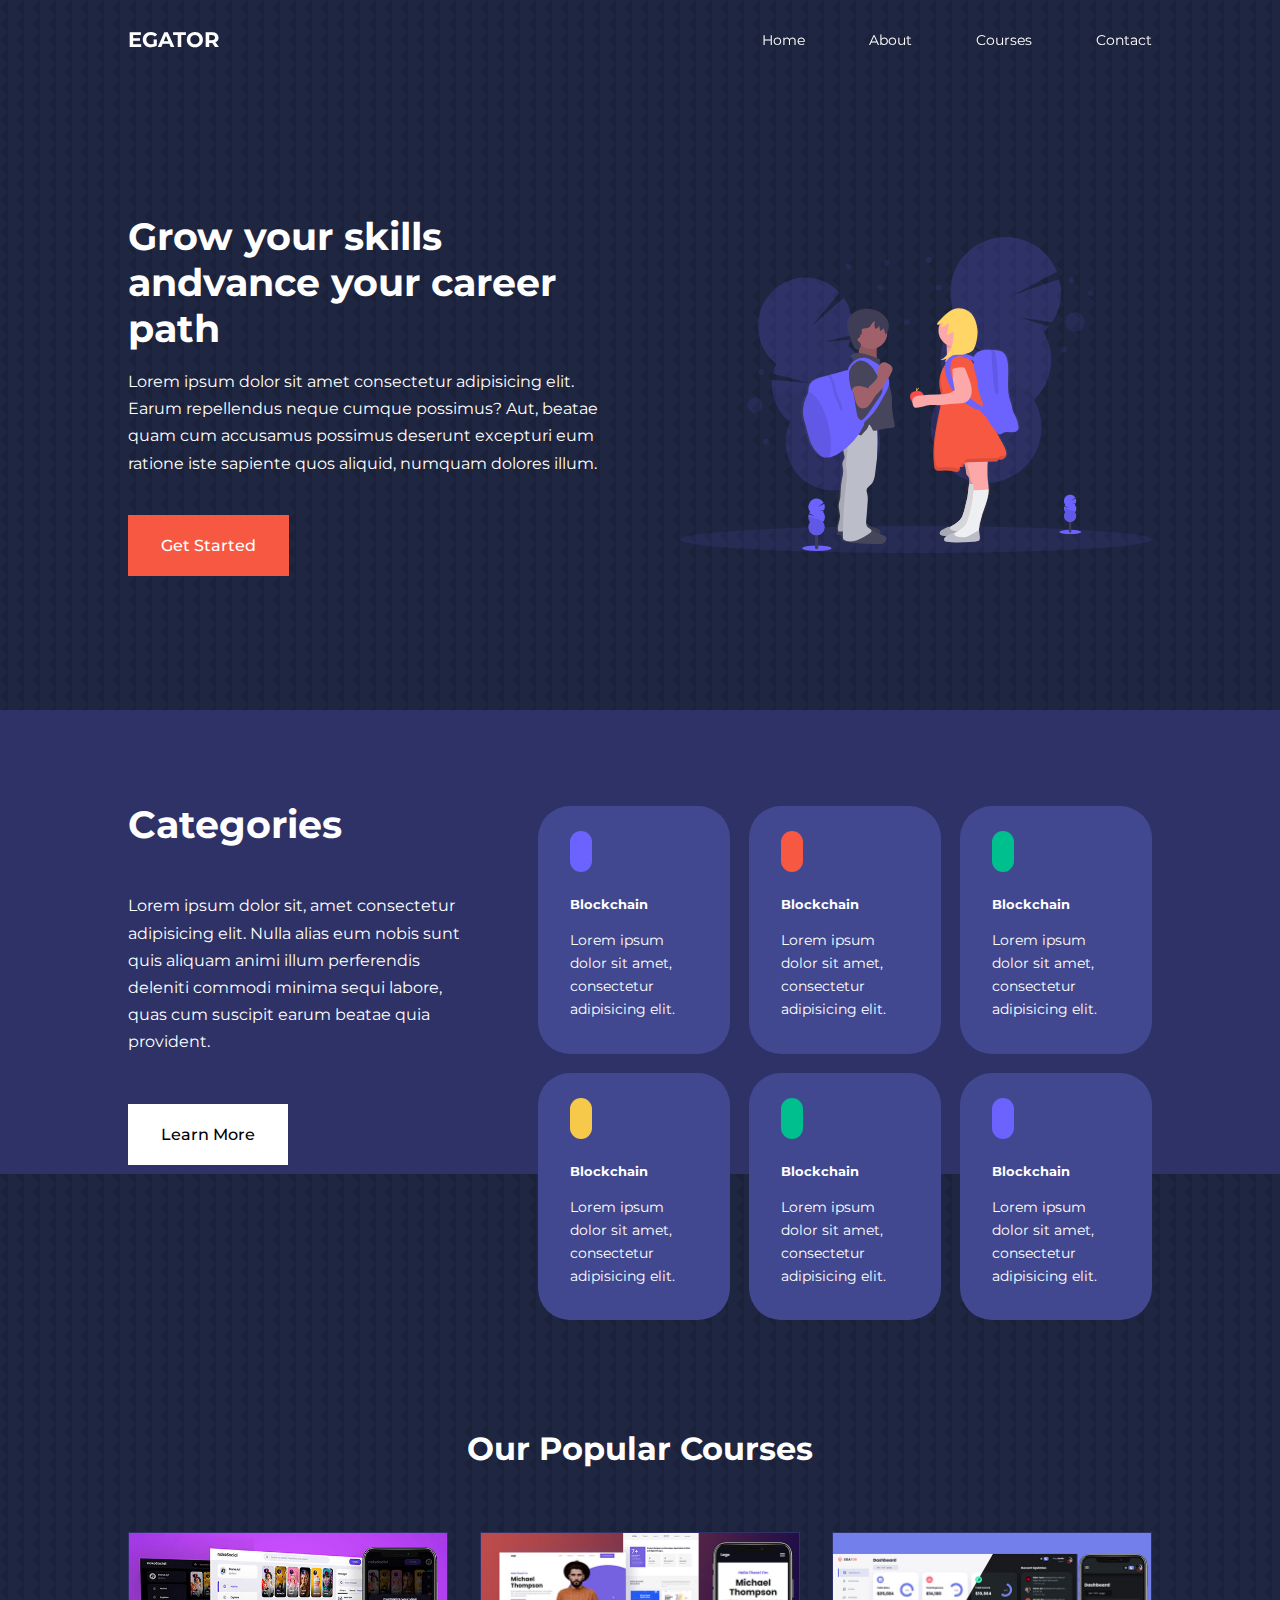
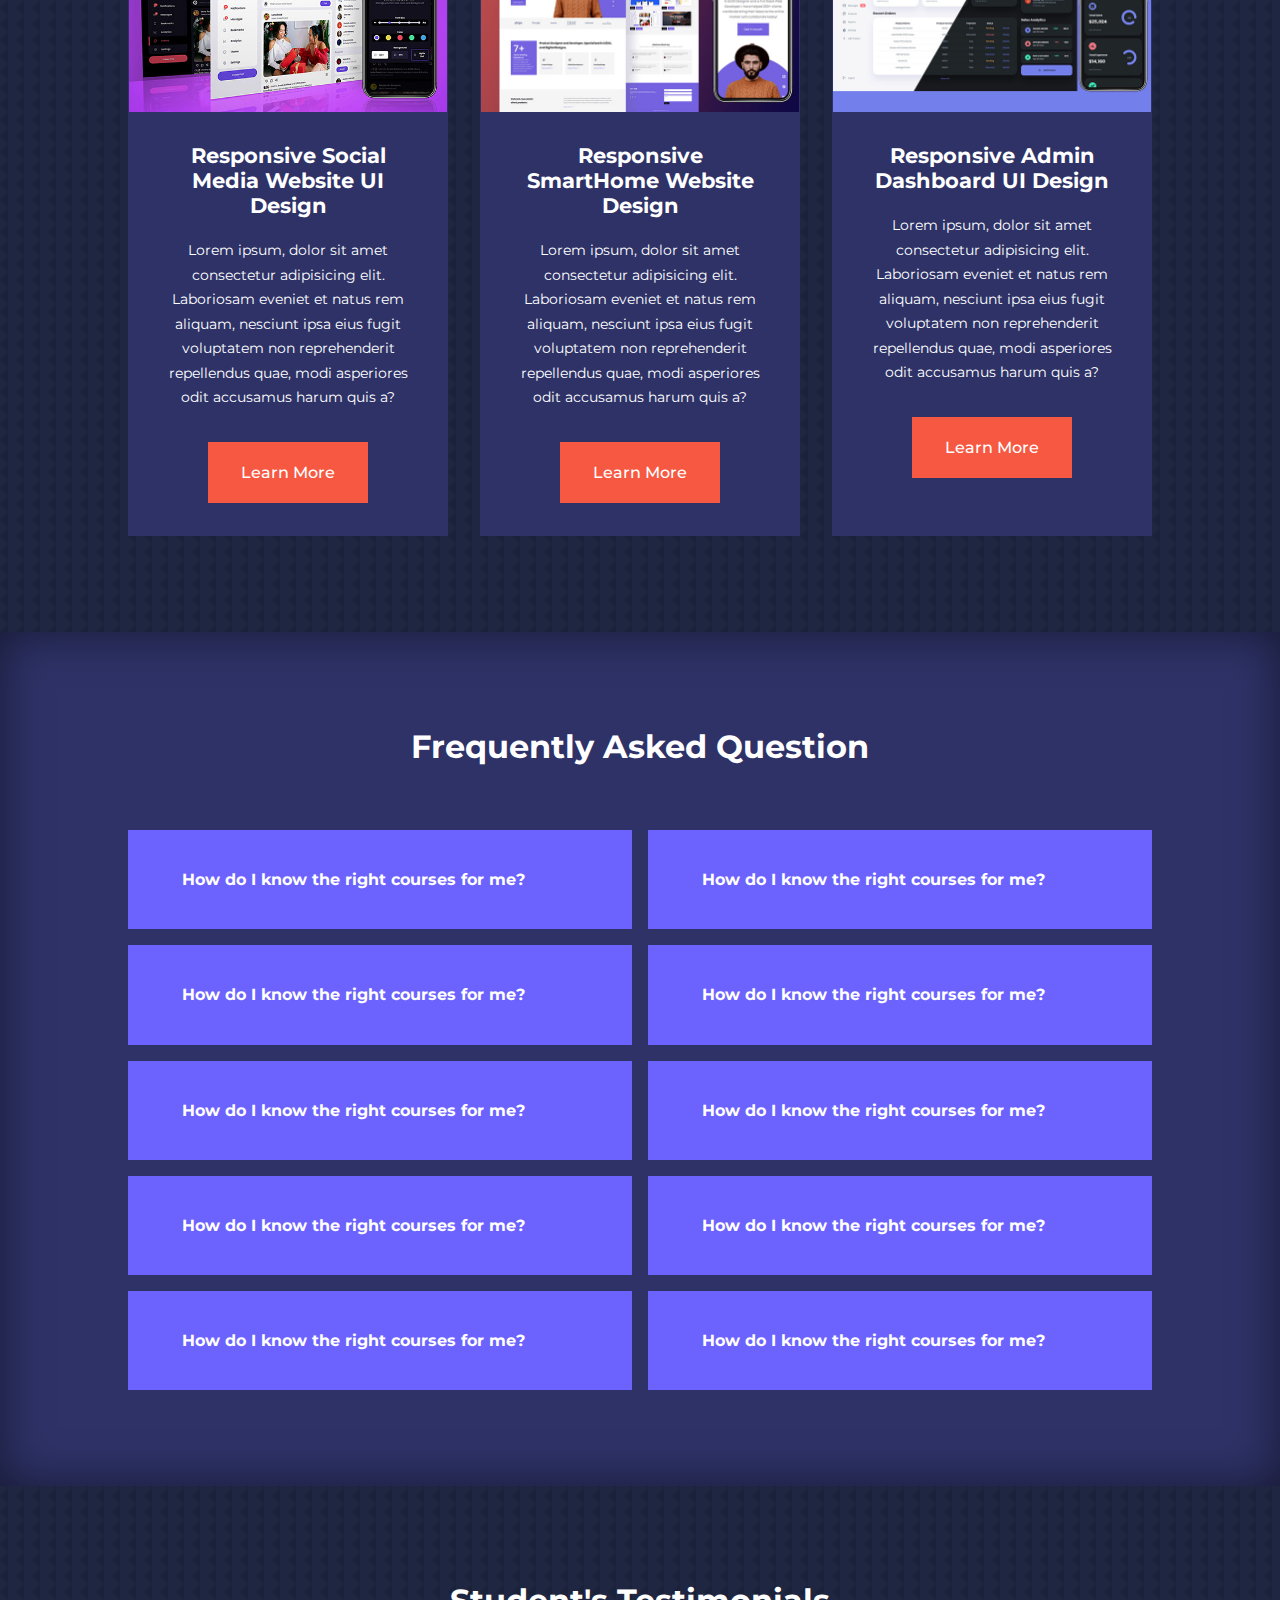
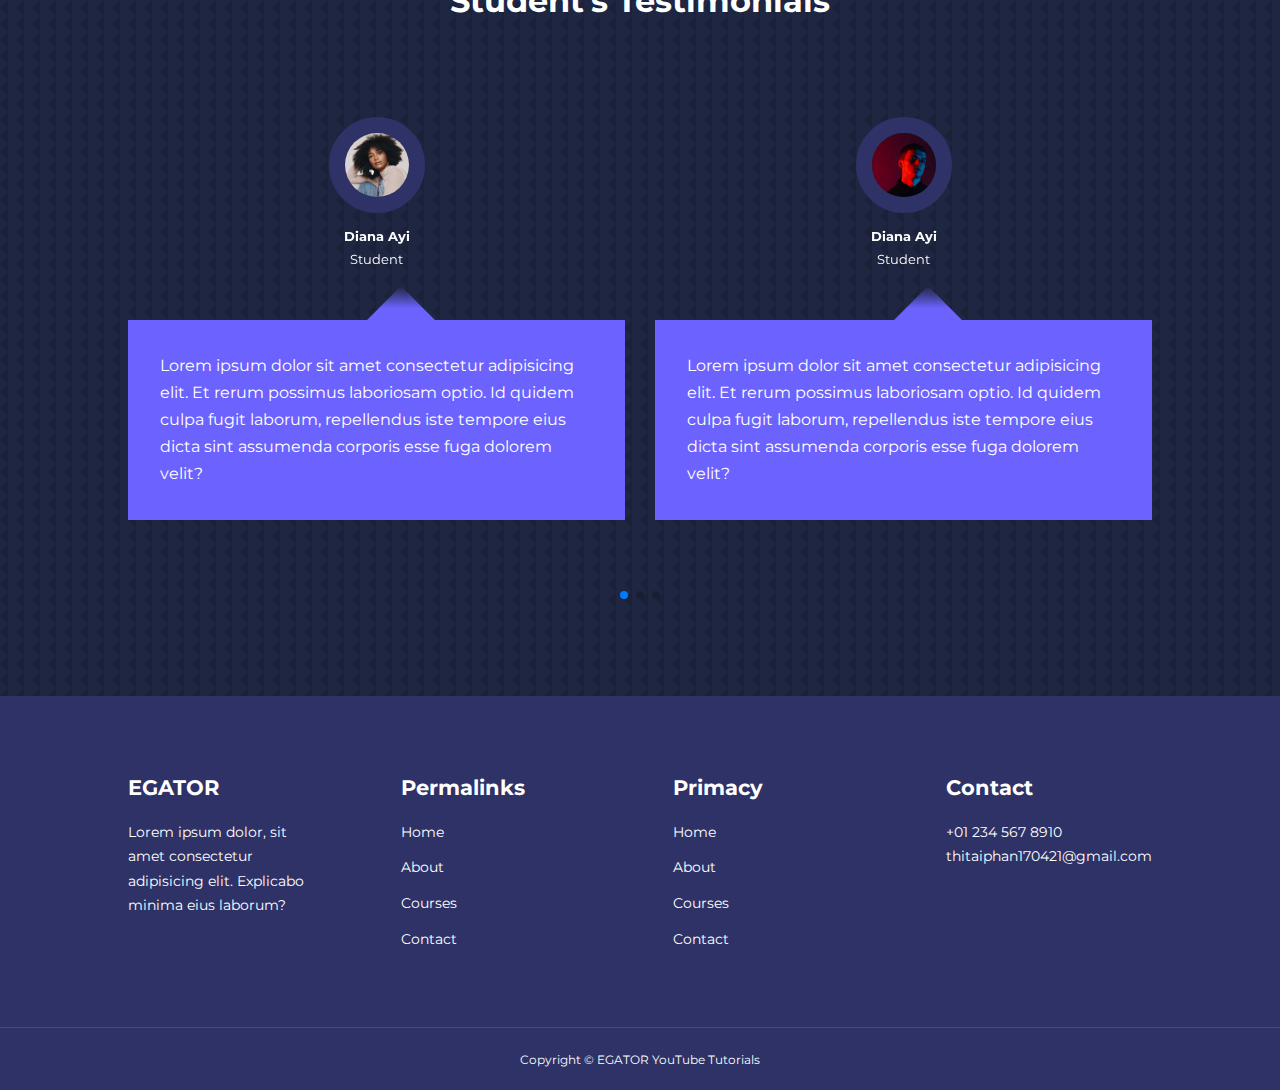
<file: index.html>
<!DOCTYPE html>
<html lang="en">

<head>
  <meta charset="UTF-8" />
  <meta http-equiv="X-UA-Compatible" content="IE=edge" />
  <meta name="viewport" content="width=device-width, initial-scale=1.0" />
  <title>Education Website</title>

  <!--  ICONSCOUT CDN  -->
  <link rel="stylesheet" href="https://unicons.iconscout.com/release/v4.0.8/css/line.css" />

  <!-- Google font -->
  <link rel="preconnect" href="https://fonts.googleapis.com" />
  <link rel="preconnect" href="https://fonts.gstatic.com" crossorigin />
  <link href="https://fonts.googleapis.com/css2?family=Montserrat:wght@300;400;500;600;700;800;900&display=swap"
    rel="stylesheet" />

  <!-- SWIPER JS -->
  <link rel="stylesheet" href="https://cdn.jsdelivr.net/npm/swiper@9/swiper-bundle.min.css" />


  <link rel="stylesheet" href="./css/style.css" />
  <style>
    body {
      background-image: url("./images/bg-texture.png");
    }
  </style>
</head>

<body>
  <!-- START NAV -->
  <nav>
    <div class="container nav__container">
      <a href="index.html">
        <h4>EGATOR</h4>
      </a>
      <ul class="nav__menu">
        <li class=""><a href="index.html">Home</a></li>
        <li class=""><a href="about.html">About</a></li>
        <li class=""><a href="courses.html">Courses</a></li>
        <li class=""><a href="contact.html">Contact</a></li>
      </ul>

      <button id="open-menu-btn">
        <i class="uil uil-bars"></i>
      </button>

      <button id="close-menu-btn">
        <i class="uil uil-multiply"></i>
      </button>
    </div>
  </nav>
  <!-- END NAV -->

  <!-- START HEADER -->
  <header>
    <div class="container header_container">
      <div class="header__left">
        <h1>Grow your skills andvance your career path</h1>
        <p>
          Lorem ipsum dolor sit amet consectetur adipisicing elit. Earum
          repellendus neque cumque possimus? Aut, beatae quam cum accusamus
          possimus deserunt excepturi eum ratione iste sapiente quos aliquid,
          numquam dolores illum.
        </p>
        <a href="courses.html" class="btn btn-primary">Get Started</a>
      </div>

      <div class="header__right">
        <div class="header__right-image">
          <img src="./images/header.svg" alt="" />
        </div>
      </div>
    </div>
  </header>
  <!-- END HEADER -->

  <!-- START SECTION -->
  <section class="categories">
    <div class="container categories__container">
      <div class="categories__left">
        <h1>Categories</h1>
        <p>
          Lorem ipsum dolor sit, amet consectetur adipisicing elit. Nulla
          alias eum nobis sunt quis aliquam animi illum perferendis deleniti
          commodi minima sequi labore, quas cum suscipit earum beatae quia
          provident.
        </p>
        <a href="#" class="btn">Learn More</a>
      </div>
      <div class="categories__right">
        <article class="category">
          <span class="category__icon"><i class="uil uil-bitcoin-circle"></i></span>
          <h5>Blockchain</h5>
          <p>Lorem ipsum dolor sit amet, consectetur adipisicing elit.</p>
        </article>

        <article class="category">
          <span class="category__icon"><i class="uil uil-palette"></i></i></span>
          <h5>Blockchain</h5>
          <p>Lorem ipsum dolor sit amet, consectetur adipisicing elit.</p>
        </article>

        <article class="category">
          <span class="category__icon"><i class="uil uil-usd-circle"></i></span>
          <h5>Blockchain</h5>
          <p>Lorem ipsum dolor sit amet, consectetur adipisicing elit.</p>
        </article>

        <article class="category">
          <span class="category__icon"><i class="uil uil-megaphone"></i></span>
          <h5>Blockchain</h5>
          <p>Lorem ipsum dolor sit amet, consectetur adipisicing elit.</p>
        </article>

        <article class="category">
          <span class="category__icon"><i class="uil uil-music"></i>
          </span>
          <h5>Blockchain</h5>
          <p>Lorem ipsum dolor sit amet, consectetur adipisicing elit.</p>
        </article>

        <article class="category">
          <span class="category__icon"><i class="uil uil-puzzle-piece"></i></span>
          <h5>Blockchain</h5>
          <p>Lorem ipsum dolor sit amet, consectetur adipisicing elit.</p>
        </article>

      </div>
    </div>
  </section>
  <!-- END SECTION -->

  <!-- START COURSES -->
  <section class="courses">
    <h2>Our Popular Courses</h2>
    <div class="container courses__container">

      <article class="course">
        <div class="course__image">
          <img src="./images/course1.jpg" alt="">
          <div class="course__info">
            <h4>Responsive Social Media Website UI Design</h4>
            <p>Lorem ipsum, dolor sit amet consectetur adipisicing elit. Laboriosam eveniet et natus rem aliquam,
              nesciunt
              ipsa eius fugit voluptatem non reprehenderit repellendus quae, modi asperiores odit accusamus harum quis
              a?
            </p>
            <a href="courses.html" class="btn btn-primary">Learn More</a>
          </div>
        </div>
      </article>

      <article class="course">
        <div class="course__image">
          <img src="./images/course2.jpg" alt="">
          <div class="course__info">
            <h4>Responsive SmartHome Website Design</h4>
            <p>Lorem ipsum, dolor sit amet consectetur adipisicing elit. Laboriosam eveniet et natus rem aliquam,
              nesciunt
              ipsa eius fugit voluptatem non reprehenderit repellendus quae, modi asperiores odit accusamus harum quis
              a?
            </p>
            <a href="courses.html" class="btn btn-primary">Learn More</a>
          </div>
        </div>
      </article>


      <article class="course">
        <div class="course__image">
          <img src="./images/course3.jpg" alt="">
          <div class="course__info">
            <h4>Responsive Admin Dashboard UI Design</h4>
            <p>Lorem ipsum, dolor sit amet consectetur adipisicing elit. Laboriosam eveniet et natus rem aliquam,
              nesciunt
              ipsa eius fugit voluptatem non reprehenderit repellendus quae, modi asperiores odit accusamus harum quis
              a?
            </p>
            <a href="courses.html" class="btn btn-primary">Learn More</a>
          </div>
        </div>
      </article>

    </div>
  </section>
  <!-- END COURSES -->

  <!-- START FAQS -->
  <section class="faqs">
    <h2>Frequently Asked Question</h2>
    <div class="container faqs__container">
      <article class="faq">
        <div class="faq__icon">
          <i class="uil uil-plus"></i>
        </div>
        <div class="question">
          <h4>How do I know the right courses for me?</h4>
          <p>Lorem ipsum dolor sit amet consectetur adipisicing elit. Et ullam ex qui molestiae maxime aliquid officia
            voluptate fugit ea dignissimos distinctio placeat, dolor tenetur, molestias quis consequatur neque
            perspiciatis. Fuga?
          </p>
        </div>
      </article>

      <article class="faq">
        <div class="faq__icon">
          <i class="uil uil-plus"></i>
        </div>
        <div class="question">
          <h4>How do I know the right courses for me?</h4>
          <p>Lorem ipsum dolor sit amet consectetur adipisicing elit. Et ullam ex qui molestiae maxime aliquid officia
            voluptate fugit ea dignissimos distinctio placeat, dolor tenetur, molestias quis consequatur neque
            perspiciatis. Fuga?
          </p>
        </div>
      </article>

      <article class="faq">
        <div class="faq__icon">
          <i class="uil uil-plus"></i>
        </div>
        <div class="question">
          <h4>How do I know the right courses for me?</h4>
          <p>Lorem ipsum dolor sit amet consectetur adipisicing elit. Et ullam ex qui molestiae maxime aliquid officia
            voluptate fugit ea dignissimos distinctio placeat, dolor tenetur, molestias quis consequatur neque
            perspiciatis. Fuga?
          </p>
        </div>
      </article>

      <article class="faq">
        <div class="faq__icon">
          <i class="uil uil-plus"></i>
        </div>
        <div class="question">
          <h4>How do I know the right courses for me?</h4>
          <p>Lorem ipsum dolor sit amet consectetur adipisicing elit. Et ullam ex qui molestiae maxime aliquid officia
            voluptate fugit ea dignissimos distinctio placeat, dolor tenetur, molestias quis consequatur neque
            perspiciatis. Fuga?
          </p>
        </div>
      </article>

      <article class="faq">
        <div class="faq__icon">
          <i class="uil uil-plus"></i>
        </div>
        <div class="question">
          <h4>How do I know the right courses for me?</h4>
          <p>Lorem ipsum dolor sit amet consectetur adipisicing elit. Et ullam ex qui molestiae maxime aliquid officia
            voluptate fugit ea dignissimos distinctio placeat, dolor tenetur, molestias quis consequatur neque
            perspiciatis. Fuga?
          </p>
        </div>
      </article>

      <article class="faq">
        <div class="faq__icon">
          <i class="uil uil-plus"></i>
        </div>
        <div class="question">
          <h4>How do I know the right courses for me?</h4>
          <p>Lorem ipsum dolor sit amet consectetur adipisicing elit. Et ullam ex qui molestiae maxime aliquid officia
            voluptate fugit ea dignissimos distinctio placeat, dolor tenetur, molestias quis consequatur neque
            perspiciatis. Fuga?
          </p>
        </div>
      </article>

      <article class="faq">
        <div class="faq__icon">
          <i class="uil uil-plus"></i>
        </div>
        <div class="question">
          <h4>How do I know the right courses for me?</h4>
          <p>Lorem ipsum dolor sit amet consectetur adipisicing elit. Et ullam ex qui molestiae maxime aliquid officia
            voluptate fugit ea dignissimos distinctio placeat, dolor tenetur, molestias quis consequatur neque
            perspiciatis. Fuga?
          </p>
        </div>
      </article>

      <article class="faq">
        <div class="faq__icon">
          <i class="uil uil-plus"></i>
        </div>
        <div class="question">
          <h4>How do I know the right courses for me?</h4>
          <p>Lorem ipsum dolor sit amet consectetur adipisicing elit. Et ullam ex qui molestiae maxime aliquid officia
            voluptate fugit ea dignissimos distinctio placeat, dolor tenetur, molestias quis consequatur neque
            perspiciatis. Fuga?
          </p>
        </div>
      </article>

      <article class="faq">
        <div class="faq__icon">
          <i class="uil uil-plus"></i>
        </div>
        <div class="question">
          <h4>How do I know the right courses for me?</h4>
          <p>Lorem ipsum dolor sit amet consectetur adipisicing elit. Et ullam ex qui molestiae maxime aliquid officia
            voluptate fugit ea dignissimos distinctio placeat, dolor tenetur, molestias quis consequatur neque
            perspiciatis. Fuga?
          </p>
        </div>
      </article>

      <article class="faq">
        <div class="faq__icon">
          <i class="uil uil-plus"></i>
        </div>
        <div class="question">
          <h4>How do I know the right courses for me?</h4>
          <p>Lorem ipsum dolor sit amet consectetur adipisicing elit. Et ullam ex qui molestiae maxime aliquid officia
            voluptate fugit ea dignissimos distinctio placeat, dolor tenetur, molestias quis consequatur neque
            perspiciatis. Fuga?
          </p>
        </div>
      </article>

    </div>
  </section>
  <!-- END FAQS -->

  <!-- START TESTIMONIAL -->
  <section class="container testimonials__container mySwiper">
    <h2>Student's Testimonials</h2>
    <div class="swiper-wrapper">
      <article class="testimonial swiper-slide">
        <div class="avatar">
          <img src="./images/avatar1.jpg" alt="">
        </div>
        <div class="testimonial__info">
          <h5>Diana Ayi</h5>
          <small>Student</small>
        </div>
        <div class="testimonial__body">
          <p>Lorem ipsum dolor sit amet consectetur adipisicing elit. Et rerum possimus laboriosam optio. Id quidem
            culpa fugit laborum, repellendus iste tempore eius dicta sint assumenda corporis esse fuga dolorem velit?
          </p>
        </div>
      </article>

      <article class="testimonial swiper-slide">
        <div class="avatar">
          <img src="./images/avatar2.jpg" alt="">
        </div>
        <div class="testimonial__info">
          <h5>Diana Ayi</h5>
          <small>Student</small>
        </div>
        <div class="testimonial__body">
          <p>Lorem ipsum dolor sit amet consectetur adipisicing elit. Et rerum possimus laboriosam optio. Id quidem
            culpa fugit laborum, repellendus iste tempore eius dicta sint assumenda corporis esse fuga dolorem velit?
          </p>
        </div>
      </article>

      <article class="testimonial swiper-slide">
        <div class="avatar">
          <img src="./images/avatar3.jpg" alt="">
        </div>
        <div class="testimonial__info">
          <h5>Diana Ayi</h5>
          <small>Student</small>
        </div>
        <div class="testimonial__body">
          <p>Lorem ipsum dolor sit amet consectetur adipisicing elit. Et rerum possimus laboriosam optio. Id quidem
            culpa fugit laborum, repellendus iste tempore eius dicta sint assumenda corporis esse fuga dolorem velit?
          </p>
        </div>
      </article>

      <article class="testimonial swiper-slide">
        <div class="avatar">
          <img src="./images/avatar4.jpg" alt="">
        </div>
        <div class="testimonial__info">
          <h5>Diana Ayi</h5>
          <small>Student</small>
        </div>
        <div class="testimonial__body">
          <p>Lorem ipsum dolor sit amet consectetur adipisicing elit. Et rerum possimus laboriosam optio. Id quidem
            culpa fugit laborum, repellendus iste tempore eius dicta sint assumenda corporis esse fuga dolorem velit?
          </p>
        </div>
      </article>
    </div>
    <div class="swiper-pagination"></div>
  </section>
  <!-- END TESTIMONIAL -->

  <!-- START FOOTER -->
  <footer>
    <div class="container footer__container">
      <div class="footer__1">
        <a href="index.html" class="footer__logo">
          <h4>EGATOR</h4>
        </a>
        <p>Lorem ipsum dolor, sit amet consectetur adipisicing elit. Explicabo minima eius laborum?</p>
      </div>

      <div class="footer__2">
        <h4>Permalinks</h4>
        <ul class="permalinks">
          <li class=""><a href="index.html">Home</a></li>
          <li class=""><a href="about.html">About</a></li>
          <li class=""><a href="courses.html">Courses</a></li>
          <li class=""><a href="contact.html">Contact</a></li>
        </ul>
      </div>

      <div class="footer__3">
        <h4>Primacy</h4>
        <ul class="primacy">
          <li class=""><a href="index.html">Home</a></li>
          <li class=""><a href="about.html">About</a></li>
          <li class=""><a href="courses.html">Courses</a></li>
          <li class=""><a href="contact.html">Contact</a></li>
        </ul>
      </div>

      <div class="footer__4">
        <h4>Contact</h4>
        <div>
          <p>+01 234 567 8910</p>
          <p>thitaiphan170421@gmail.com</p>
        </div>
        <ul class="footer__socials">
          <li><a href="#"><i class="uil uil-facebook-f"></i></a></li>
          <li><a href="#"><i class="uil uil-instagram"></i></a></li>
          <li><a href="#"><i class="uil uil-twitter"></i></a></li>
          <li><a href="#"><i class="uil uil-linkedin-alt"></i></a></li>
        </ul>
      </div>

    </div>

    <div class="footer__copyright">
      <small>Copyright &copy; EGATOR YouTube Tutorials</small>
    </div>
  </footer>
  <!-- END FOOTER -->

  <script src="https://cdn.jsdelivr.net/npm/swiper@9/swiper-bundle.min.js"></script>
  <script src="main.js"></script>

  <!-- Initialize Swiper -->
  <script>
    var swiper = new Swiper(".mySwiper", {
      slidesPerView: 3,
      spaceBetween: 30,
      pagination: {
        el: ".swiper-pagination",
        clickable: true,
      },
      //when window width is >= 600px
      breakpoints: {
        600: {
          slidesPerView: 2
        },
        0: {
          slidesPerView: 1
        }
      }
    });
  </script>
</body>

</html>
</file>
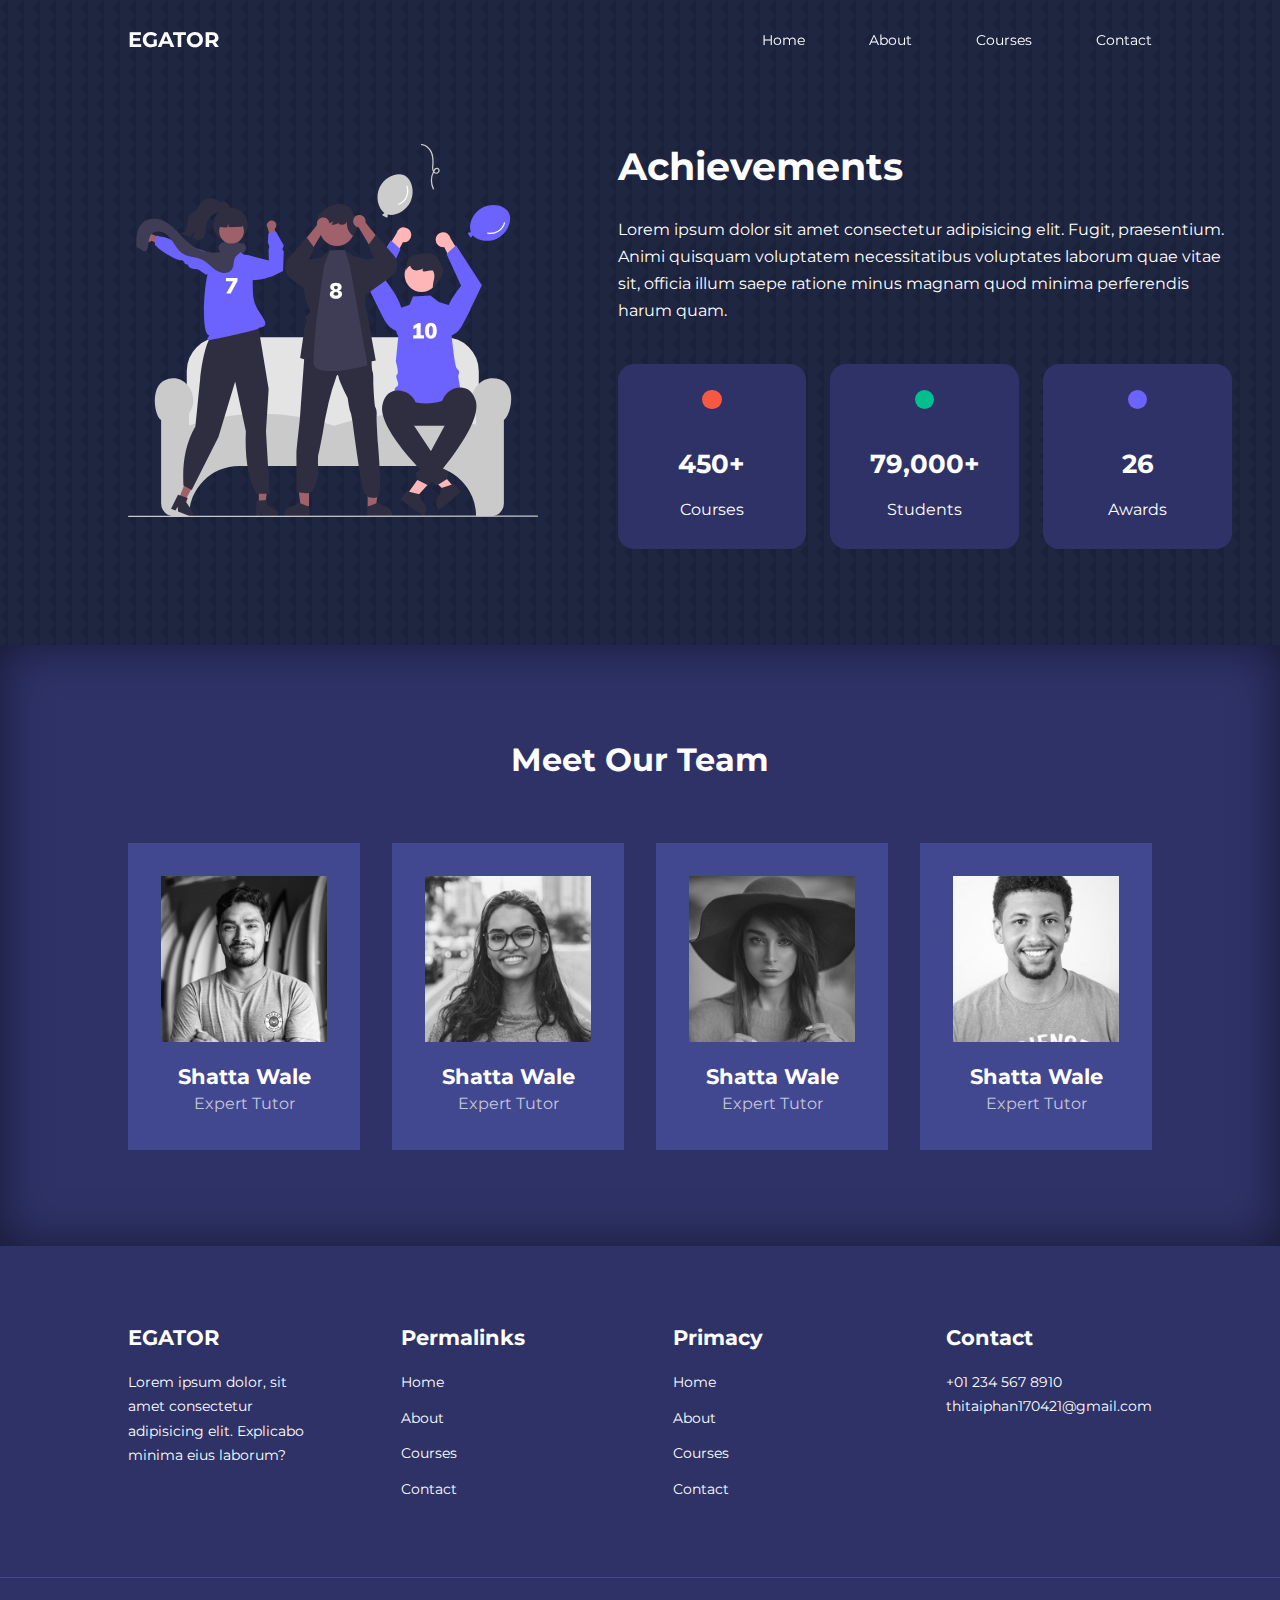
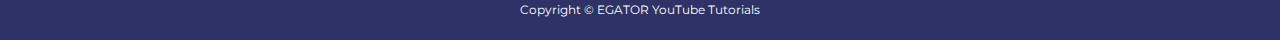
<file: about.html>
<!DOCTYPE html>
<html lang="en">

<head>
    <meta charset="UTF-8" />
    <meta http-equiv="X-UA-Compatible" content="IE=edge" />
    <meta name="viewport" content="width=device-width, initial-scale=1.0" />
    <title>Education Website</title>

    <!--  ICONSCOUT CDN  -->
    <link rel="stylesheet" href="https://unicons.iconscout.com/release/v4.0.8/css/line.css" />

    <!-- Google font -->
    <link rel="preconnect" href="https://fonts.googleapis.com" />
    <link rel="preconnect" href="https://fonts.gstatic.com" crossorigin />
    <link href="https://fonts.googleapis.com/css2?family=Montserrat:wght@300;400;500;600;700;800;900&display=swap"
        rel="stylesheet" />

    <link rel="stylesheet" href="./css/style.css" />
    <link rel="stylesheet" href="./css/about.css" />
    <style>
        body {
          background-image: url("./images/bg-texture.png");
        }
      </style>
</head>

<body>
    <!-- START NAV -->
    <nav>
        <div class="container nav__container">
            <a href="index.html">
                <h4>EGATOR</h4>
            </a>
            <ul class="nav__menu">
                <li class=""><a href="index.html">Home</a></li>
                <li class=""><a href="about.html">About</a></li>
                <li class=""><a href="courses.html">Courses</a></li>
                <li class=""><a href="contact.html">Contact</a></li>
            </ul>

            <button id="open-menu-btn">
                <i class="uil uil-bars"></i>
            </button>

            <button id="close-menu-btn">
                <i class="uil uil-multiply"></i>
            </button>
        </div>
    </nav>
    <!-- END NAV -->

    <!-- START Achievements -->
    <section class="about__achivements">
        <div class="container about__achivements-container">
            <div class="about__achivements-left">
                <img src="./images/about achievements.svg" alt="">
            </div>
            <div class="about__achivements-right">
                <h1>Achievements</h1>
                <p>Lorem ipsum dolor sit amet consectetur adipisicing elit. Fugit, praesentium. Animi quisquam
                    voluptatem necessitatibus voluptates laborum quae vitae sit, officia illum saepe ratione minus
                    magnam quod minima perferendis harum quam.</p>

                <div class="achievements__cards">
                    <article class="achievement__card">
                        <span class="achievement__icon">
                            <i class="uil uil-video"></i>
                        </span>
                        <h3>450+</h3>
                        <p>Courses</p>
                    </article>

                    <article class="achievement__card">
                        <span class="achievement__icon">
                            <i class="uil uil-users-alt"></i>
                        </span>
                        <h3>79,000+</h3>
                        <p>Students</p>
                    </article>

                    <article class="achievement__card">
                        <span class="achievement__icon">
                            <i class="uil uil-award"></i>
                        </span>
                        <h3>26</h3>
                        <p>Awards</p>
                    </article>
                </div>
            </div>
        </div>
    </section>
    <!-- END Achievements -->

    <!-- START TEAM -->
    <section class="team">
        <h2>Meet Our Team</h2>
        <div class="container team__container">

            <article class="team__number">
                <div class="team__number-image">
                    <img src="./images/tm1.jpg" alt="">
                </div>
                <div class="team__number-info">
                    <h4>Shatta Wale</h4>
                    <p>Expert Tutor</p>
                </div>
                <div class="team__number-socials">
                    <a href="" target="_blank"><i class="uil uil-instagram"></i></a>
                    <a href="" target="_blank"><i class="uil uil-twitter-alt"></i></a>
                    <a href="" target="_blank"><i class="uil uil-facebook-f"></i></a>
                </div>
            </article>

            <article class="team__number">
                <div class="team__number-image">
                    <img src="./images/tm2.jpg" alt="">
                </div>
                <div class="team__number-info">
                    <h4>Shatta Wale</h4>
                    <p>Expert Tutor</p>
                </div>
                <div class="team__number-socials">
                    <a href="" target="_blank"><i class="uil uil-instagram"></i></a>
                    <a href="" target="_blank"><i class="uil uil-twitter-alt"></i></a>
                    <a href="" target="_blank"><i class="uil uil-facebook-f"></i></a>
                </div>
            </article>

            <article class="team__number">
                <div class="team__number-image">
                    <img src="./images/tm3.jpg" alt="">
                </div>
                <div class="team__number-info">
                    <h4>Shatta Wale</h4>
                    <p>Expert Tutor</p>
                </div>
                <div class="team__number-socials">
                    <a href="" target="_blank"><i class="uil uil-instagram"></i></a>
                    <a href="" target="_blank"><i class="uil uil-twitter-alt"></i></a>
                    <a href="" target="_blank"><i class="uil uil-facebook-f"></i></a>
                </div>
            </article>

            <article class="team__number">
                <div class="team__number-image">
                    <img src="./images/tm4.jpg" alt="">
                </div>
                <div class="team__number-info">
                    <h4>Shatta Wale</h4>
                    <p>Expert Tutor</p>
                </div>
                <div class="team__number-socials">
                    <a href="" target="_blank"><i class="uil uil-instagram"></i></a>
                    <a href="" target="_blank"><i class="uil uil-twitter-alt"></i></a>
                    <a href="" target="_blank"><i class="uil uil-facebook-f"></i></a>
                </div>
            </article>
        </div>
    </section>

    <!-- END TEAM -->

    <!-- START FOOTER -->
    <footer>
        <div class="container footer__container">
            <div class="footer__1">
                <a href="index.html" class="footer__logo">
                    <h4>EGATOR</h4>
                </a>
                <p>Lorem ipsum dolor, sit amet consectetur adipisicing elit. Explicabo minima eius laborum?</p>
            </div>

            <div class="footer__2">
                <h4>Permalinks</h4>
                <ul class="permalinks">
                    <li class=""><a href="index.html">Home</a></li>
                    <li class=""><a href="about.html">About</a></li>
                    <li class=""><a href="courses.html">Courses</a></li>
                    <li class=""><a href="contact.html">Contact</a></li>
                </ul>
            </div>

            <div class="footer__3">
                <h4>Primacy</h4>
                <ul class="primacy">
                    <li class=""><a href="index.html">Home</a></li>
                    <li class=""><a href="about.html">About</a></li>
                    <li class=""><a href="courses.html">Courses</a></li>
                    <li class=""><a href="contact.html">Contact</a></li>
                </ul>
            </div>

            <div class="footer__4">
                <h4>Contact</h4>
                <div>
                    <p>+01 234 567 8910</p>
                    <p>thitaiphan170421@gmail.com</p>
                </div>
                <ul class="footer__socials">
                    <li><a href="#"><i class="uil uil-facebook-f"></i></a></li>
                    <li><a href="#"><i class="uil uil-instagram"></i></a></li>
                    <li><a href="#"><i class="uil uil-twitter"></i></a></li>
                    <li><a href="#"><i class="uil uil-linkedin-alt"></i></a></li>
                </ul>
            </div>

        </div>

        <div class="footer__copyright">
            <small>Copyright &copy; EGATOR YouTube Tutorials</small>
        </div>
    </footer>
    <!-- END FOOTER -->

    <script src="main.js"></script>

</body>

</html>
</file>
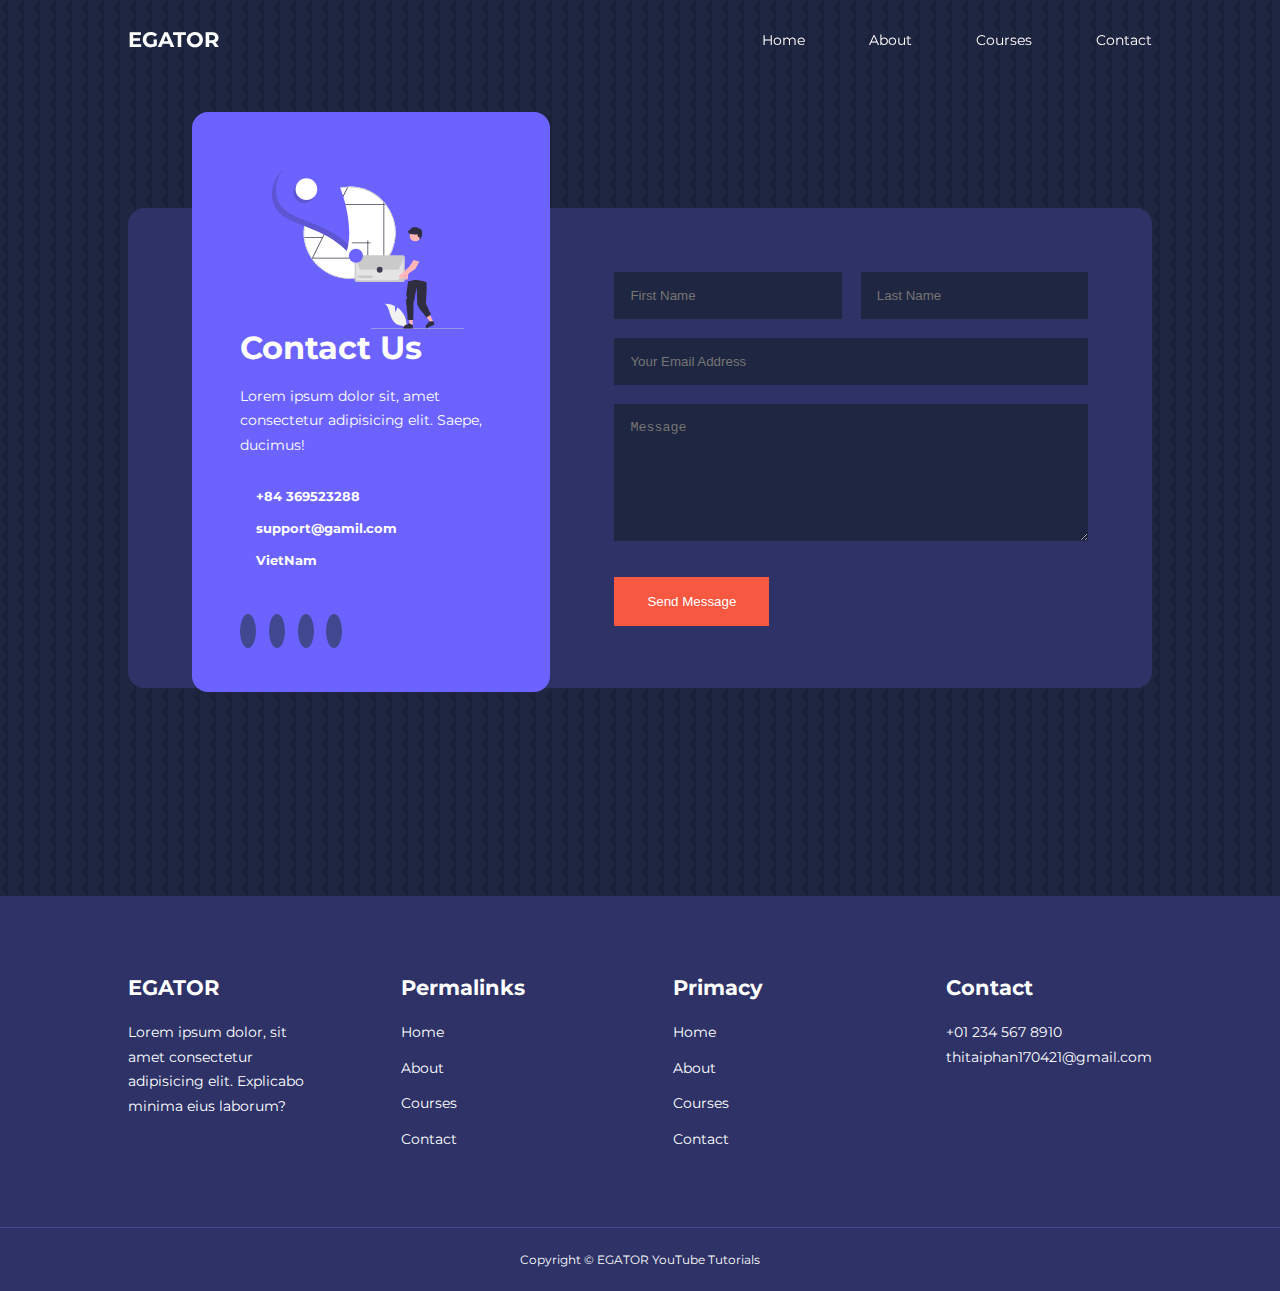
<file: contact.html>
<!DOCTYPE html>
<html lang="en">

<head>
    <meta charset="UTF-8" />
    <meta http-equiv="X-UA-Compatible" content="IE=edge" />
    <meta name="viewport" content="width=device-width, initial-scale=1.0" />
    <title>Education Website</title>

    <!--  ICONSCOUT CDN  -->
    <link rel="stylesheet" href="https://unicons.iconscout.com/release/v4.0.8/css/line.css" />

    <!-- Google font -->
    <link rel="preconnect" href="https://fonts.googleapis.com" />
    <link rel="preconnect" href="https://fonts.gstatic.com" crossorigin />
    <link href="https://fonts.googleapis.com/css2?family=Montserrat:wght@300;400;500;600;700;800;900&display=swap"
        rel="stylesheet" />

    <link rel="stylesheet" href="./css/style.css" />
    <link rel="stylesheet" href="./css/contact.css">
    <style>
        body {
          background-image: url("./images/bg-texture.png");
        }
      </style>
</head>

<body>
    <!-- START NAV -->
    <nav>
        <div class="container nav__container">
            <a href="index.html">
                <h4>EGATOR</h4>
            </a>
            <ul class="nav__menu">
                <li class=""><a href="index.html">Home</a></li>
                <li class=""><a href="about.html">About</a></li>
                <li class=""><a href="courses.html">Courses</a></li>
                <li class=""><a href="contact.html">Contact</a></li>
            </ul>

            <button id="open-menu-btn">
                <i class="uil uil-bars"></i>
            </button>

            <button id="close-menu-btn">
                <i class="uil uil-multiply"></i>
            </button>
        </div>
    </nav>
    <!-- END NAV -->

    <!-- START -->
    <section class="contact">
        <div class="container contact__container">
            <aside class="contact__aside">
                <div class="aside__image">
                    <img src="./images/contact.svg" alt="" />
                </div>
                <h2>Contact Us</h2>
                <p>
                    Lorem ipsum dolor sit, amet consectetur adipisicing elit. Saepe,
                    ducimus!
                </p>
                <ul class="contact__details">
                    <li>
                        <i class="uil uil-phone-times"></i>
                        <h5>+84 369523288</h5>
                    </li>

                    <li>
                        <i class="uil uil-envelope"></i>
                        <h5>support@gamil.com</h5>
                    </li>

                    <li>
                        <i class="uil uil-location-point"></i>
                        <h5>VietNam</h5>
                    </li>
                </ul>
                <ul class="contact__socials">
                    <li>
                        <a href="#"><i class="uil uil-facebook-f"></i></a>
                    </li>
                    <li>
                        <a href="#"><i class="uil uil-instagram"></i></a>
                    </li>
                    <li>
                        <a href="#"><i class="uil uil-twitter"></i></a>
                    </li>
                    <li>
                        <a href="#"><i class="uil uil-linkedin-alt"></i></a>
                    </li>
                </ul>

            </aside>

            <form class="contact__form">
                <div class="form__name">
                    <input type="text" name="First Name" placeholder="First Name" required> 
                    <input type="text" name="Last Name" placeholder="Last Name" required> 
                </div>
                <input type="email" name="Email Address" placeholder="Your Email Address">
                <textarea name="Message" rows="7" required placeholder="Message"></textarea>

                <button type="submit" class="btn btn-primary">Send Message</button>
            </form>
        </div>
    </section>
    <!-- END -->

    <!-- START FOOTER -->
    <footer>
        <div class="container footer__container">
            <div class="footer__1">
                <a href="index.html" class="footer__logo">
                    <h4>EGATOR</h4>
                </a>
                <p>
                    Lorem ipsum dolor, sit amet consectetur adipisicing elit. Explicabo
                    minima eius laborum?
                </p>
            </div>

            <div class="footer__2">
                <h4>Permalinks</h4>
                <ul class="permalinks">
                    <li class=""><a href="index.html">Home</a></li>
                    <li class=""><a href="about.html">About</a></li>
                    <li class=""><a href="courses.html">Courses</a></li>
                    <li class=""><a href="contact.html">Contact</a></li>
                </ul>
            </div>

            <div class="footer__3">
                <h4>Primacy</h4>
                <ul class="primacy">
                    <li class=""><a href="index.html">Home</a></li>
                    <li class=""><a href="about.html">About</a></li>
                    <li class=""><a href="courses.html">Courses</a></li>
                    <li class=""><a href="contact.html">Contact</a></li>
                </ul>
            </div>

            <div class="footer__4">
                <h4>Contact</h4>
                <div>
                    <p>+01 234 567 8910</p>
                    <p>thitaiphan170421@gmail.com</p>
                </div>
                <ul class="footer__socials">
                    <li>
                        <a href="#"><i class="uil uil-facebook-f"></i></a>
                    </li>
                    <li>
                        <a href="#"><i class="uil uil-instagram"></i></a>
                    </li>
                    <li>
                        <a href="#"><i class="uil uil-twitter"></i></a>
                    </li>
                    <li>
                        <a href="#"><i class="uil uil-linkedin-alt"></i></a>
                    </li>
                </ul>
            </div>
        </div>

        <div class="footer__copyright">
            <small>Copyright &copy; EGATOR YouTube Tutorials</small>
        </div>
    </footer>
    <!-- END FOOTER -->

    <script src="main.js"></script>
</body>

</html>
</file>
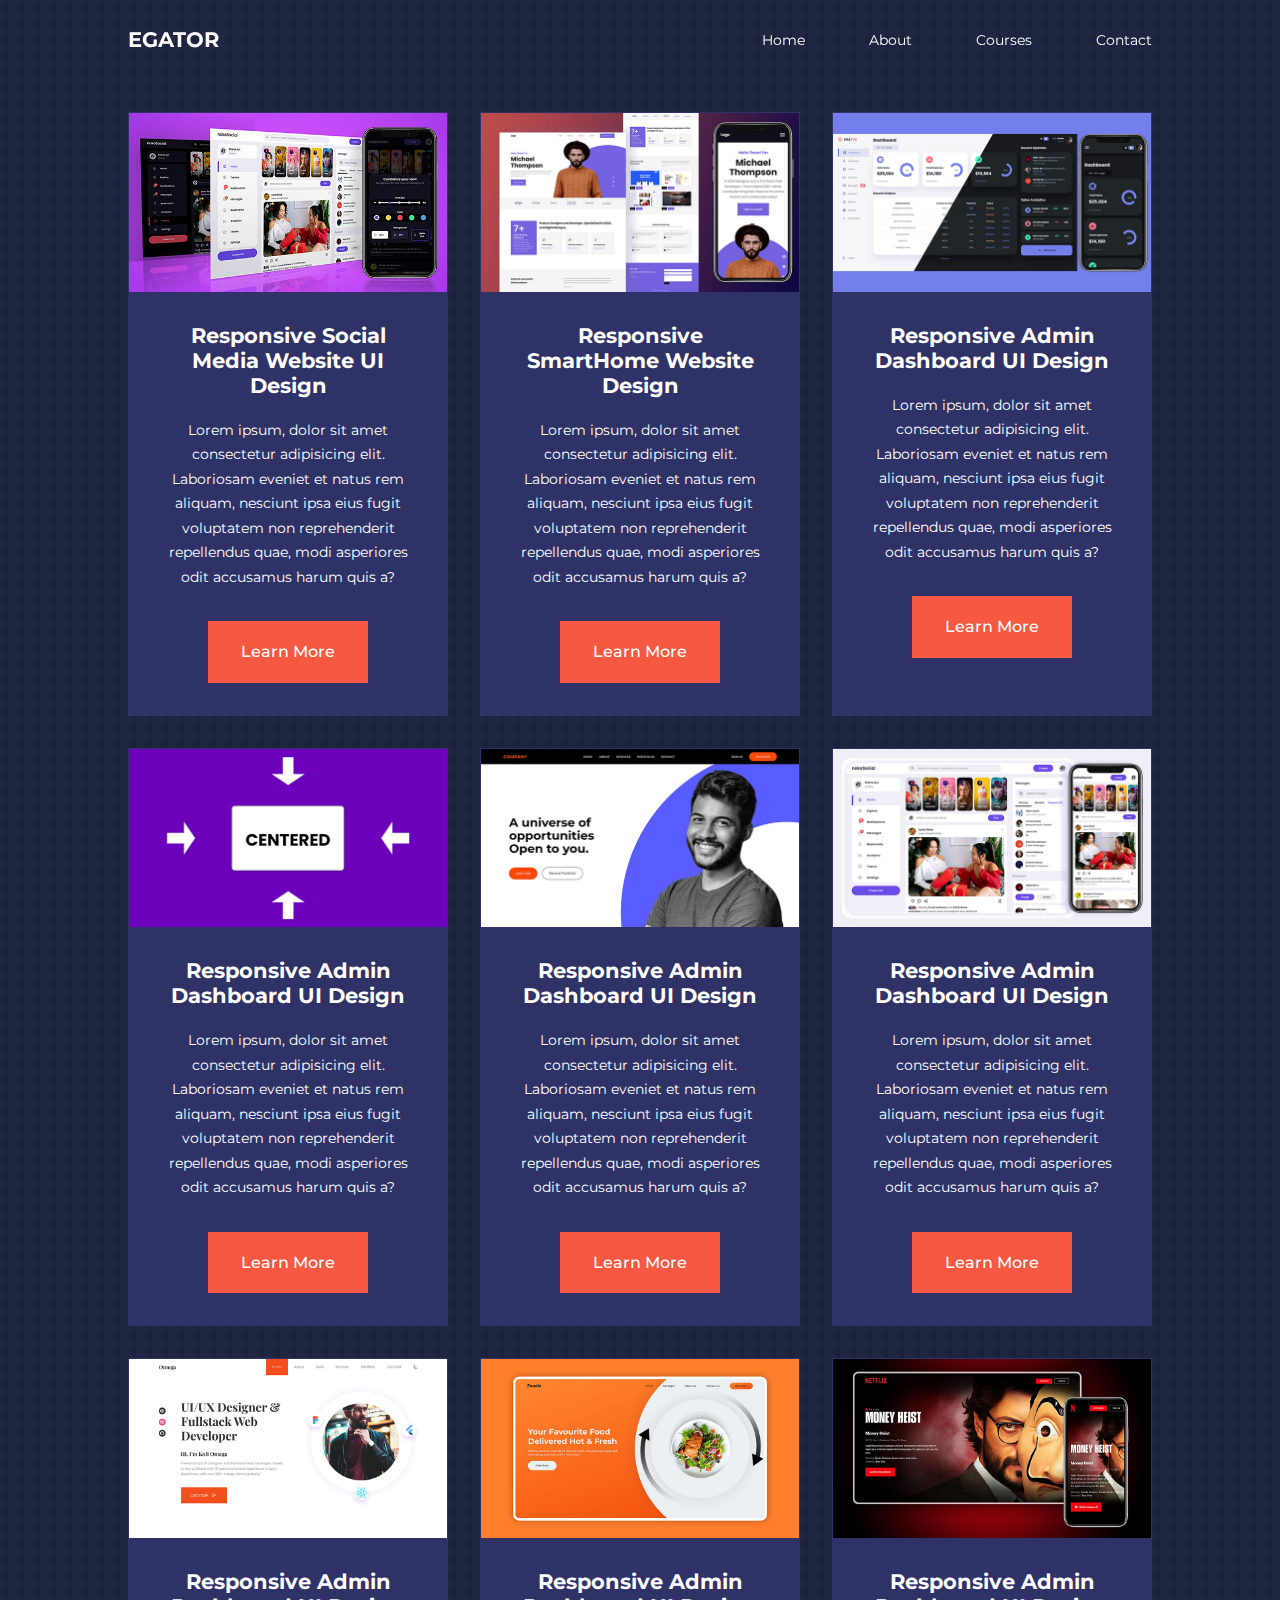
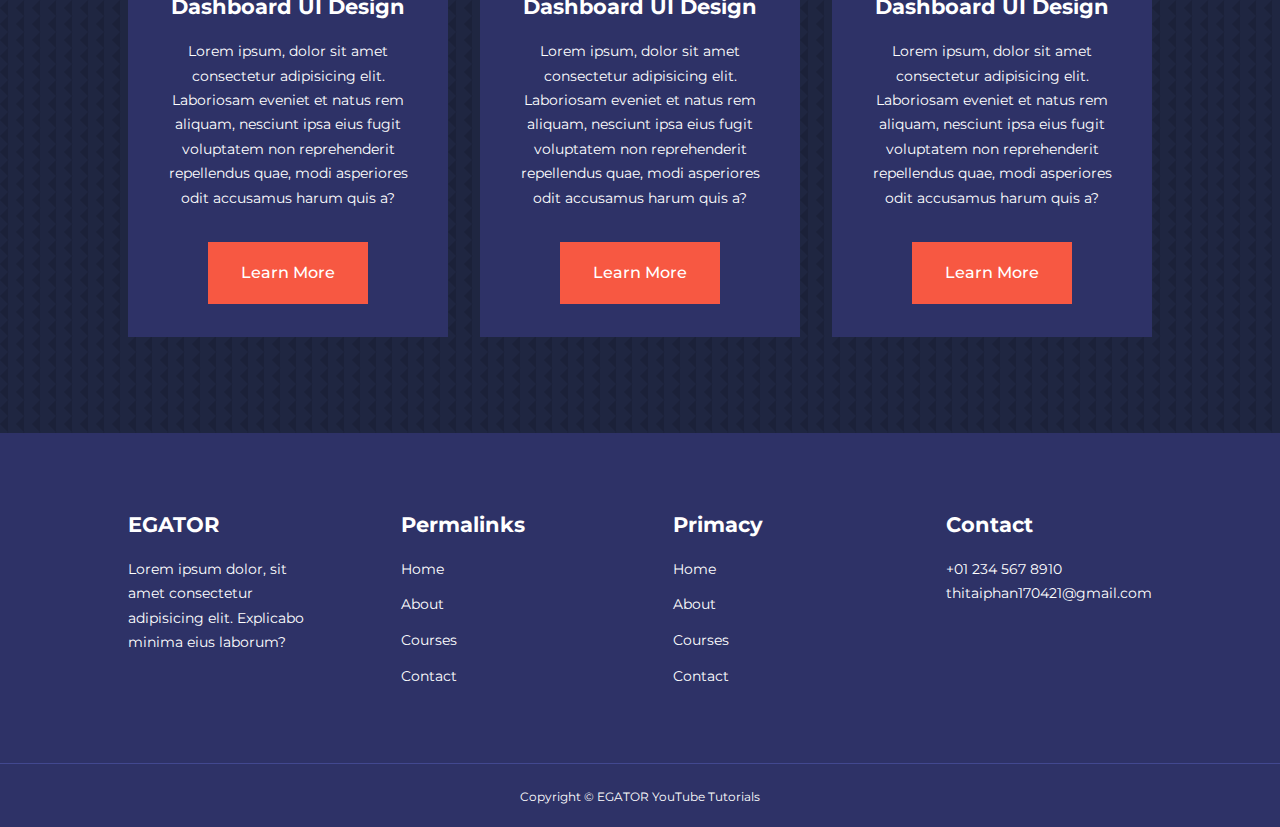
<file: courses.html>
<!DOCTYPE html>
<html lang="en">

<head>
    <meta charset="UTF-8" />
    <meta http-equiv="X-UA-Compatible" content="IE=edge" />
    <meta name="viewport" content="width=device-width, initial-scale=1.0" />
    <title>Education Website</title>

    <!--  ICONSCOUT CDN  -->
    <link rel="stylesheet" href="https://unicons.iconscout.com/release/v4.0.8/css/line.css" />

    <!-- Google font -->
    <link rel="preconnect" href="https://fonts.googleapis.com" />
    <link rel="preconnect" href="https://fonts.gstatic.com" crossorigin />
    <link href="https://fonts.googleapis.com/css2?family=Montserrat:wght@300;400;500;600;700;800;900&display=swap"
        rel="stylesheet" />

    <link rel="stylesheet" href="./css/style.css" />
    <style>
        .courses {
            margin-top: 1rem;
        }

        body {
            background-image: url("./images/bg-texture.png");
        }
    </style>

</head>

<body>
    <!-- START NAV -->
    <nav>
        <div class="container nav__container">
            <a href="index.html">
                <h4>EGATOR</h4>
            </a>
            <ul class="nav__menu">
                <li class=""><a href="index.html">Home</a></li>
                <li class=""><a href="about.html">About</a></li>
                <li class=""><a href="courses.html">Courses</a></li>
                <li class=""><a href="contact.html">Contact</a></li>
            </ul>

            <button id="open-menu-btn">
                <i class="uil uil-bars"></i>
            </button>

            <button id="close-menu-btn">
                <i class="uil uil-multiply"></i>
            </button>
        </div>
    </nav>
    <!-- END NAV -->

    <!-- START COURSES -->
    <section class="courses">
        <div class="container courses__container">

            <article class="course">
                <div class="course__image">
                    <img src="./images/course1.jpg" alt="">
                    <div class="course__info">
                        <h4>Responsive Social Media Website UI Design</h4>
                        <p>Lorem ipsum, dolor sit amet consectetur adipisicing elit. Laboriosam eveniet et natus rem
                            aliquam,
                            nesciunt
                            ipsa eius fugit voluptatem non reprehenderit repellendus quae, modi asperiores odit
                            accusamus harum quis
                            a?
                        </p>
                        <a href="courses.html" class="btn btn-primary">Learn More</a>
                    </div>
                </div>
            </article>

            <article class="course">
                <div class="course__image">
                    <img src="./images/course2.jpg" alt="">
                    <div class="course__info">
                        <h4>Responsive SmartHome Website Design</h4>
                        <p>Lorem ipsum, dolor sit amet consectetur adipisicing elit. Laboriosam eveniet et natus rem
                            aliquam,
                            nesciunt
                            ipsa eius fugit voluptatem non reprehenderit repellendus quae, modi asperiores odit
                            accusamus harum quis
                            a?
                        </p>
                        <a href="courses.html" class="btn btn-primary">Learn More</a>
                    </div>
                </div>
            </article>

            <article class="course">
                <div class="course__image">
                    <img src="./images/course3.jpg" alt="">
                    <div class="course__info">
                        <h4>Responsive Admin Dashboard UI Design</h4>
                        <p>Lorem ipsum, dolor sit amet consectetur adipisicing elit. Laboriosam eveniet et natus rem
                            aliquam,
                            nesciunt
                            ipsa eius fugit voluptatem non reprehenderit repellendus quae, modi asperiores odit
                            accusamus harum quis
                            a?
                        </p>
                        <a href="courses.html" class="btn btn-primary">Learn More</a>
                    </div>
                </div>
            </article>

            <article class="course">
                <div class="course__image">
                    <img src="./images/course4.jpg" alt="">
                    <div class="course__info">
                        <h4>Responsive Admin Dashboard UI Design</h4>
                        <p>Lorem ipsum, dolor sit amet consectetur adipisicing elit. Laboriosam eveniet et natus rem
                            aliquam,
                            nesciunt
                            ipsa eius fugit voluptatem non reprehenderit repellendus quae, modi asperiores odit
                            accusamus harum quis
                            a?
                        </p>
                        <a href="courses.html" class="btn btn-primary">Learn More</a>
                    </div>
                </div>
            </article>

            <article class="course">
                <div class="course__image">
                    <img src="./images/course5.jpg" alt="">
                    <div class="course__info">
                        <h4>Responsive Admin Dashboard UI Design</h4>
                        <p>Lorem ipsum, dolor sit amet consectetur adipisicing elit. Laboriosam eveniet et natus rem
                            aliquam,
                            nesciunt
                            ipsa eius fugit voluptatem non reprehenderit repellendus quae, modi asperiores odit
                            accusamus harum quis
                            a?
                        </p>
                        <a href="courses.html" class="btn btn-primary">Learn More</a>
                    </div>
                </div>
            </article>

            <article class="course">
                <div class="course__image">
                    <img src="./images/course6.jpg" alt="">
                    <div class="course__info">
                        <h4>Responsive Admin Dashboard UI Design</h4>
                        <p>Lorem ipsum, dolor sit amet consectetur adipisicing elit. Laboriosam eveniet et natus rem
                            aliquam,
                            nesciunt
                            ipsa eius fugit voluptatem non reprehenderit repellendus quae, modi asperiores odit
                            accusamus harum quis
                            a?
                        </p>
                        <a href="courses.html" class="btn btn-primary">Learn More</a>
                    </div>
                </div>
            </article>

            <article class="course">
                <div class="course__image">
                    <img src="./images/course7.jpg" alt="">
                    <div class="course__info">
                        <h4>Responsive Admin Dashboard UI Design</h4>
                        <p>Lorem ipsum, dolor sit amet consectetur adipisicing elit. Laboriosam eveniet et natus rem
                            aliquam,
                            nesciunt
                            ipsa eius fugit voluptatem non reprehenderit repellendus quae, modi asperiores odit
                            accusamus harum quis
                            a?
                        </p>
                        <a href="courses.html" class="btn btn-primary">Learn More</a>
                    </div>
                </div>
            </article>

            <article class="course">
                <div class="course__image">
                    <img src="./images/course8.jpg" alt="">
                    <div class="course__info">
                        <h4>Responsive Admin Dashboard UI Design</h4>
                        <p>Lorem ipsum, dolor sit amet consectetur adipisicing elit. Laboriosam eveniet et natus rem
                            aliquam,
                            nesciunt
                            ipsa eius fugit voluptatem non reprehenderit repellendus quae, modi asperiores odit
                            accusamus harum quis
                            a?
                        </p>
                        <a href="courses.html" class="btn btn-primary">Learn More</a>
                    </div>
                </div>
            </article>


            <article class="course">
                <div class="course__image">
                    <img src="./images/course9.jpg" alt="">
                    <div class="course__info">
                        <h4>Responsive Admin Dashboard UI Design</h4>
                        <p>Lorem ipsum, dolor sit amet consectetur adipisicing elit. Laboriosam eveniet et natus rem
                            aliquam,
                            nesciunt
                            ipsa eius fugit voluptatem non reprehenderit repellendus quae, modi asperiores odit
                            accusamus harum quis
                            a?
                        </p>
                        <a href="courses.html" class="btn btn-primary">Learn More</a>
                    </div>
                </div>
            </article>


        </div>
    </section>
    <!-- END COURSES -->

    <!-- START FOOTER -->
    <footer>
        <div class="container footer__container">
            <div class="footer__1">
                <a href="index.html" class="footer__logo">
                    <h4>EGATOR</h4>
                </a>
                <p>Lorem ipsum dolor, sit amet consectetur adipisicing elit. Explicabo minima eius laborum?</p>
            </div>

            <div class="footer__2">
                <h4>Permalinks</h4>
                <ul class="permalinks">
                    <li class=""><a href="index.html">Home</a></li>
                    <li class=""><a href="about.html">About</a></li>
                    <li class=""><a href="courses.html">Courses</a></li>
                    <li class=""><a href="contact.html">Contact</a></li>
                </ul>
            </div>

            <div class="footer__3">
                <h4>Primacy</h4>
                <ul class="primacy">
                    <li class=""><a href="index.html">Home</a></li>
                    <li class=""><a href="about.html">About</a></li>
                    <li class=""><a href="courses.html">Courses</a></li>
                    <li class=""><a href="contact.html">Contact</a></li>
                </ul>
            </div>

            <div class="footer__4">
                <h4>Contact</h4>
                <div>
                    <p>+01 234 567 8910</p>
                    <p>thitaiphan170421@gmail.com</p>
                </div>
                <ul class="footer__socials">
                    <li><a href="#"><i class="uil uil-facebook-f"></i></a></li>
                    <li><a href="#"><i class="uil uil-instagram"></i></a></li>
                    <li><a href="#"><i class="uil uil-twitter"></i></a></li>
                    <li><a href="#"><i class="uil uil-linkedin-alt"></i></a></li>
                </ul>
            </div>

        </div>

        <div class="footer__copyright">
            <small>Copyright &copy; EGATOR YouTube Tutorials</small>
        </div>
    </footer>
    <!-- END FOOTER -->

    <script src="main.js"></script>

</body>

</html>
</file>
<file: css/style.css>
* {
    margin: 0;
    padding: 0;
    border: 0;
    outline: none;
    text-decoration: none;
    list-style: none;
    box-sizing: border-box;
}

:root {
    --color-primary: #6c63ff;
    --color-success: #00bf8e;
    --color-warning: #f7c94b;
    --color-danger: #f75842;
    --color-danger-variant: rgba(247, 88, 66, 0.4);
    --color-white: #fff;
    --color-light: rgba(255, 255, 255, 0.7);
    --color-black: #000;
    --color-bg: #1f2641;
    --color-bg1: #2e3267;
    --color-bg2: #424890;

    --container-width-lg: 80%;
    --container-width-md: 90%;
    --container-width-sm: 94%;

    --transition: all 400ms ease;
}

body {
    font-family: "Montserrat", sans-serif;
    line-height: 1.7;
    color: var(--color-white);
    background: var(--color-bg);
}


.container {
    width: var(--container-width-lg);
    margin: 0 auto;
}

section {
    padding: 6rem 0;
}

section h2 {
    text-align: center;
    margin-bottom: 4rem;
}

h1,
h2,
h3,
h4,
h5 {
    line-height: 1.2;
}

h1 {
    font-size: 2.4rem;
}

h2 {
    font-size: 2rem;
}

h3 {
    font-size: 1.6rem;
}

h4 {
    font-size: 1.3rem;
}

a {
    color: var(--color-white);
}

img {
    width: 100%;
    display: block;
    object-fit: cover;
}

.btn {
    display: inline-block;
    background: var(--color-white);
    color: var(--color-black);
    padding: 1rem 2rem;
    border: 1px solid transparent;
    font-weight: 500;
    transition: var(--transition);
}

.btn:hover {
    background: transparent;
    color: var(--color-white);
    border-color: var(--color-white);
}

.btn-primary {
    background: var(--color-danger);
    color: var(--color-white);
}

/*========================NAVBAR=====================*/

nav {
    background-color: transparent;
    width: 100vw;
    height: 5rem;
    position: fixed;
    top: 0;
    z-index: 11;
}

/* change navbar styless on scroll using js */
.window-scroll {
    background: var(--color-primary);
    box-shadow: 0 1rem 2rem rgba(0, 0, 0, 0.2);
}

.nav__container {
    height: 100%;
    display: flex;
    justify-content: space-between;
    align-items: center;
}

nav button {
    display: none;
}

.nav__menu {
    display: flex;
    align-items: center;
    gap: 4rem;
}

.nav__menu a {
    font-size: 0.9rem;
    transform: var(--transition);
}

.nav__menu a:hover {
    color: var(--color-bg2);
}

/*========================HEADER=====================*/

header {
    position: relative;
    top: 5rem;
    overflow: hidden;
    height: 70vh;
    margin-bottom: 5rem;
}

.header_container {
    display: grid;
    grid-template-columns: 1fr 1fr;
    align-items: center;
    gap: 5rem;
    height: 100%;
}

.header__left p {
    margin: 1rem 0 2.4rem;
}

/*========================CATEGORIES=====================*/

.categories {
    background: var(--color-bg1);
    height: 29rem;
}

.categories h1 {
    line-height: 1;
    margin-bottom: 3rem;
}

.categories__container {
    display: grid;
    grid-template-columns: 40% 60%;
    /* gap: 4rem; */
}

.categories__left {
    margin-right: 4rem;
}

.categories__left p {
    margin: 1rem 0 3rem;
}

.categories__right {
    display: grid;
    grid-template-columns: repeat(3, 1fr);
    gap: 1.2rem;
}

.category {
    background: var(--color-bg2);
    padding: 2rem;
    border-radius: 2rem;
    transition: var(--transition);
}

.category:nth-child(2) .category__icon {
    background: var(--color-danger);
}

.category:nth-child(3) .category__icon {
    background: var(--color-success);
}

.category:nth-child(4) .category__icon {
    background: var(--color-warning);
}

.category:nth-child(5) .category__icon {
    background: var(--color-success);
}

.category:hover {
    box-shadow: 0 3rem 3rem rgba(0, 0, 0, 0.3);
    z-index: 1;
}

.category__icon {
    background: var(--color-primary);
    padding: 0.7rem;
    border-radius: 0.9rem;
}

.category h5 {
    margin: 2rem 0 1rem;
}

.category p {
    font-size: 0.85rem;
}

/*========================POPULAR COURSES=====================*/

.courses {
    margin-top: 10rem;
}

.courses__container {
    display: grid;
    grid-template-columns: repeat(3, 1fr);
    gap: 2rem;
}

.course {
    background: var(--color-bg1);
    text-align: center;
    border: 1px solid transparent;
    transition: var(--transition);
}

.course:hover {
    background: transparent;
    border-color: var(--color-primary);
}

.course__info {
    padding: 2rem;
}

.course__info p {
    margin: 1.2rem 0 2rem;
    font-size: 0.9rem;
}

/*======================== FAQS =====================*/
.faqs {
    background: var(--color-bg1);
    box-shadow: inset 0 0 3rem rgba(0, 0, 0, 0.5);
}

.faqs__container {
    display: grid;
    grid-template-columns: 1fr 1fr;
    gap: 1rem;
}

.faq {
    padding: 2rem;
    display: flex;
    align-items: center;
    gap: 1.4rem;
    height: fit-content;
    background: var(--color-primary);
    cursor: pointer;
}

.faq h4 {
    font-size: 1rem;
    line-height: 2.2;
}

.faq__icon {
    align-self: flex-start;
    font-size: 1.2rem;
}

.faq p {
    margin-top: 0.8rem;
    display: none;
}

.faq.open p {
    display: block;
}

/*======================== TESTIMONIALS =====================*/

.testimonials__container {
    overflow-x: hidden;
    position: relative;
    margin-bottom: 5rem;
}

.testimonial {
    padding-top: 2rem;
}

.avatar {
    width: 6rem;
    height: 6rem;
    border-radius: 50%;
    overflow: hidden;
    margin: 0 auto 1rem;
    border: 1rem solid var(--color-bg1);
}

.testimonial__info {
    text-align: center;
}

.testimonial__body {
    background: var(--color-primary);
    padding: 2rem;
    margin-top: 3rem;
    position: relative;
}

.testimonial__body::before {
    content: "";
    display: block;
    background: linear-gradient(135deg, transparent, var(--color-primary), var(--color-primary), var(--color-primary));
    width: 3rem;
    height: 3rem;
    position: absolute;
    left: 50%;
    top: -1.5rem;
    transform: rotate(45deg);
}

/*======================== FOOTER =====================*/

footer {
    background: var(--color-bg1);
    padding-top: 5rem;
    font-size: 0.9rem;
}

.footer__container {
    display: grid;
    grid-template-columns: repeat(4, 1fr);
    gap: 5rem;
}

.footer__container>div h4 {
    margin-bottom: 1.2rem;
}

.footer__1 p {
    margin: 0 0 2rem;
}

footer ul li {
    margin-bottom: 0.7rem;
}

footer ul li a:hover {
    text-decoration: underline;
}

.footer__socials {
    display: flex;
    gap: 1rem;
    font-size: 1.2rem;
    margin-top: 2rem;
}

.footer__copyright {
    text-align: center;
    margin-top: 4rem;
    padding: 1.2rem 0;
    border-top: 1px solid var(--color-bg2);
}

/*======================== MEDIA QUERIES(TABLETS) =====================*/

@media screen and (max-width: 1024px) {
    .container {
        width: var(--container-width-md);
    }

    h1 {
        font-size: 2.2rem;
    }

    h2 {
        font-size: 1.7rem;
    }

    h3 {
        font-size: 1.4rem;
    }

    h4 {
        font-size: 1.2rem;
    }

    /*======================== NAVBAR =====================*/
    nav button {
        display: inline-block;
        background: transparent;
        font-size: 1.8rem;
        color: var(--color-white);
        cursor: pointer;
    }

    nav button#close-menu-btn {
        display: none;
    }

    .nav__menu {
        position: fixed;
        top: 5rem;
        right: 5%;
        height: fit-content;
        width: 18rem;
        flex-direction: column;
        gap: 0;
        display: none;
    }

    .nav__menu li{
        width: 100%;
        height: 5.8rem;
        animation: animateNavItems 400ms linear forwards;
        transform-origin: top right;
        opacity: 0;
    }

    .nav__menu li:nth-child(2) {
        animation-delay: 200ms;
    }

    .nav__menu li:nth-child(3) {
        animation-delay: 400ms;
    }

    .nav__menu li:nth-child(4) {
        animation-delay: 600ms;
    }

    @keyframes animateNavItems {
        0% {
            transform: rotateZ(-90deg) rotateX(90deg) scale(0.1);
        }
        100% {
            transform: rotateZ(0) rotateX(0) scale(1);
            opacity: 1;
        }
    }

    .nav__menu li a {
        background: var(--color-primary);
        box-shadow: -4rem 6rem 10rem rgba(0, 0, 0, 0.6);
        width: 100%;
        height: 100%;
        display: grid;
        place-items: center;
    }

    .nav__menu li a:hover {
        background: var(--color-bg2);
        color: var(--color-white);
    }

    /*======================== HEADER =====================*/

    header {
        height: 52vh;
        margin-bottom: 4rem;
    }

    .header_container {
        gap: 0;
        padding-bottom: 3rem;
    }

    /*======================== CATEGORIES =====================*/

    .categories {
        height: auto;
    }

    .categories__container {
        grid-template-columns: 1fr;
        gap: 3rem;
    }

    .categories__left {
        margin-right: 0;
    }

    /*======================== POPULAR COURSES =====================*/
    
    .course {
        margin-top: 0;
    }

    .courses__container {
        grid-template-columns: 1fr 1fr;
    }

    /*======================== FAQs =====================*/
    .faqs__container {
        grid-template-columns: 1fr;
    }

    .faq {
        padding: 1.5rem;
    }

    /*======================== FOOTER =====================*/

    .footer__container {
        grid-template-columns: 1fr 1fr;
    }
}

/*======================== MEDIA QUERIES(PHONES) =====================*/

@media screen and (max-width: 600px) {
    .container {
        width: var(--container-width-sm);
    }

    /*======================== NAVBAR =====================*/
    .nav__menu {
        right: 3%;
    }

    /*======================== HEADER =====================*/

    header {
        height: 100vh;
    }

    .header_container {
        grid-template-columns: 1fr;
        text-align: center;
        margin-top: 0;
    }

    .header__left p {
        margin-bottom: 1.3rem;
    }

    /*======================== CATEGORIES =====================*/

    .categories__right {
        grid-template-columns: 1fr 1fr;
        gap: 0.7rem;
    }

    .category {
        padding: 1rem;
        border-radius: 1rem;
    }

    .category__icon {
        margin-top: 4px;
        display: inline-block;
    }

    /*======================== POPULAR COURSES =====================*/

    .courses__container {
        grid-template-columns: 1fr;
    }

    /*======================== TESTIMONIALS =====================*/

    .testimonial__body {
        padding: 1.2rem;
    }

    /*======================== FOOTER =====================*/

    .footer__container {
        grid-template-columns: 1fr;
        text-align: center;
        gap: 2rem;
    }

    .footer__1 {
        margin: 1rem auto;
    }

    .footer__socials {
        justify-content: center;
    }

}
</file>
<file: css/about.css>
/*========================ACHIEVEMENTS=====================*/

.about__achivements {
    margin-top: 3rem;
}

.about__achivements-container {
    display: grid;
    grid-template-columns: 40% 60%;
    gap: 5rem;
}

.about__achivements-right>p {
    margin: 1.6rem 0 2.5rem;
}

.achievements__cards {
    display: grid;
    grid-template-columns: repeat(3, 1fr);
    gap: 1.5rem;
}

.achievement__card {
    background: var(--color-bg1);
    padding: 1.6rem;
    border-radius: 1rem;
    text-align: center;
}

.achievement__card:hover {
    background: var(--color-bg2);
    box-shadow: 0 3rem 3rem rgba(0, 0, 0, 0.3);
}

.achievement__icon {
    background: var(--color-danger);
    padding: 0.6rem;
    border-radius: 1rem;
    display: inline-block;
    margin-bottom: 2rem;
    font-size: 2rem;
}

.achievement__card:nth-child(2) .achievement__icon {
    background: var(--color-success);
}

.achievement__card:nth-child(3) .achievement__icon {
    background: var(--color-primary);
}

.achievement__card p {
    margin-top: 1rem;
}


/*======================== TEAM =====================*/
.team {
    background: var(--color-bg1);
    box-shadow: inset 0 0 3rem rgba(0, 0, 0, 0.5);
}

.team__container {
    display: grid;
    grid-template-columns: repeat(4, 1fr);
    gap: 2rem;
}

.team__number {
    background: var(--color-bg2);
    padding: 2rem;
    border: 1px solid transparent;
    transition: var(--transition);
    position: relative;
    overflow: hidden;
}

.team__number:hover {
    background: transparent;
    border-color: var(--color-primary);
}

.team__number-image img{
    filter: saturate(0);
}

.team__number:hover img {
    filter: saturate(1);
}

.team__number-info {
    text-align: center;
    margin-top: 1.4rem;
}

.team__number-info p {
    color: var(--color-light);
}

.team__number-socials {
    position: absolute;
    transform: translateY(-50%);
    top: 50%;
    right: -100%;
    display: flex;
    flex-direction: column;
    background: var(--color-primary);
    border-radius: 1rem 0 0 1rem;
    box-shadow: -2rem 0 2rem rgba(0, 0, 0, 0.3);
    transition: var(--transition);
}

.team__number:hover .team__number-socials {
    right: 0;
}

.team__number-socials a {
    padding: 1rem;
}

/*======================== MEDIA QUERIES(TABLETS) =====================*/

@media screen and (max-width: 1024px) {
    .about__achivements {
        margin-top: 2rem;
    }

    .about__achivements-container {
        grid-template-columns: 1fr;
        gap: 4rem;
    }

    .about__achivements-left {
        width: 80%;
        margin: 0 auto;
    }

    .team__container {
        grid-template-columns: repeat(3, 1fr);
        gap: 1.5rem;
    }

    .team__number {
        padding: 1rem;
    }

}

/*======================== MEDIA QUERIES(PHONES) =====================*/

@media screen and (max-width: 600px) {
    .achievements__cards {
        grid-template-columns: 1fr 1fr;
        gap: 0.7rem;
    }

    .team__container {
        grid-template-columns: 1fr 1fr;
        gap: 0.7rem;
    }

    .team__number {
        padding: 0;
    }

    .team__number p {
        margin-bottom: 1.5rem;
    }

}
</file>
<file: css/contact.css>
.contact__container {
    background: var(--color-bg1);
    padding: 4rem;
    display: grid;
    grid-template-columns: 40% 60%;
    gap: 4rem;
    height: 30rem;
    margin: 7rem auto;
    border-radius: 1rem;
}

/*======================== ASIDE =====================*/

.contact__aside {
    background: var(--color-primary);
    padding: 3rem;
    border-radius: 1rem;
    position: relative;
    bottom: 10rem;
}

.aside__image {
    width: 12rem;
    margin-left: 2rem;
}

.contact__aside h2 {
    text-align: left;
    margin-bottom: 1rem;
}

.contact__aside p {
    font-size: 0.9rem;
    margin-bottom: 2rem;
}

.contact__details li {
    display: flex;
    gap: 1rem;
    align-items: center;
    margin-bottom: 1rem;
}

.contact__socials {
    display: flex;
    gap: 0.8rem;
    margin-top: 3rem;
}

.contact__socials a {
    background: var(--color-bg2);
    padding: 0.5rem;
    border-radius: 50%;
    font-size: 0.9rem;
    transition: var(--transition);
}

.contact__socials a:hover {
    background: transparent;
}

/*======================== FROM =====================*/

.contact__form {
    display: flex;
    flex-direction: column;
    gap: 1.2rem;
    margin-right: 4rem;
}

.form__name {
    display: flex;
    gap: 1.2rem;
}

.contact__form input[type="text"] {
    width: 50%;
}


input,
textarea {
    width: 100%;
    padding: 1rem;
    color: var(--color-white);
    background: var(--color-bg);
}

.contact__form .btn {
    width: max-content;
    margin-top: 1rem;
    cursor: pointer;
}

/*======================== MEDIA QUERIES(TABLETS) =====================*/
@media screen and (max-width: 1024px) {
    .contact {
        padding-bottom: 0;
    }

    .contact__container {
        gap: 1.5rem;
        margin-top: 3rem;
        height: auto;
        padding: 1.5rem;
    }

    .contact__aside {
        width: auto;
        padding: 1.5rem;
        bottom: 0;
    }

    .contact__form {
        align-self: center;
        margin-right: 1.5rem;
    }
}

/*======================== MEDIA QUERIES(PHONES) =====================*/

@media screen and (max-width: 600px) {
    .contact__container {
        grid-template-columns: 1fr;
        gap: 3rem;
        margin: 0;
        padding: 0;
    }

    .contact__form {
        margin: 0 1.5rem 3rem;
    }

    .form__name {
        flex-direction: column;
    }

    .form__name input[type="text"] {
        width: 100%;
    }


}
</file>
